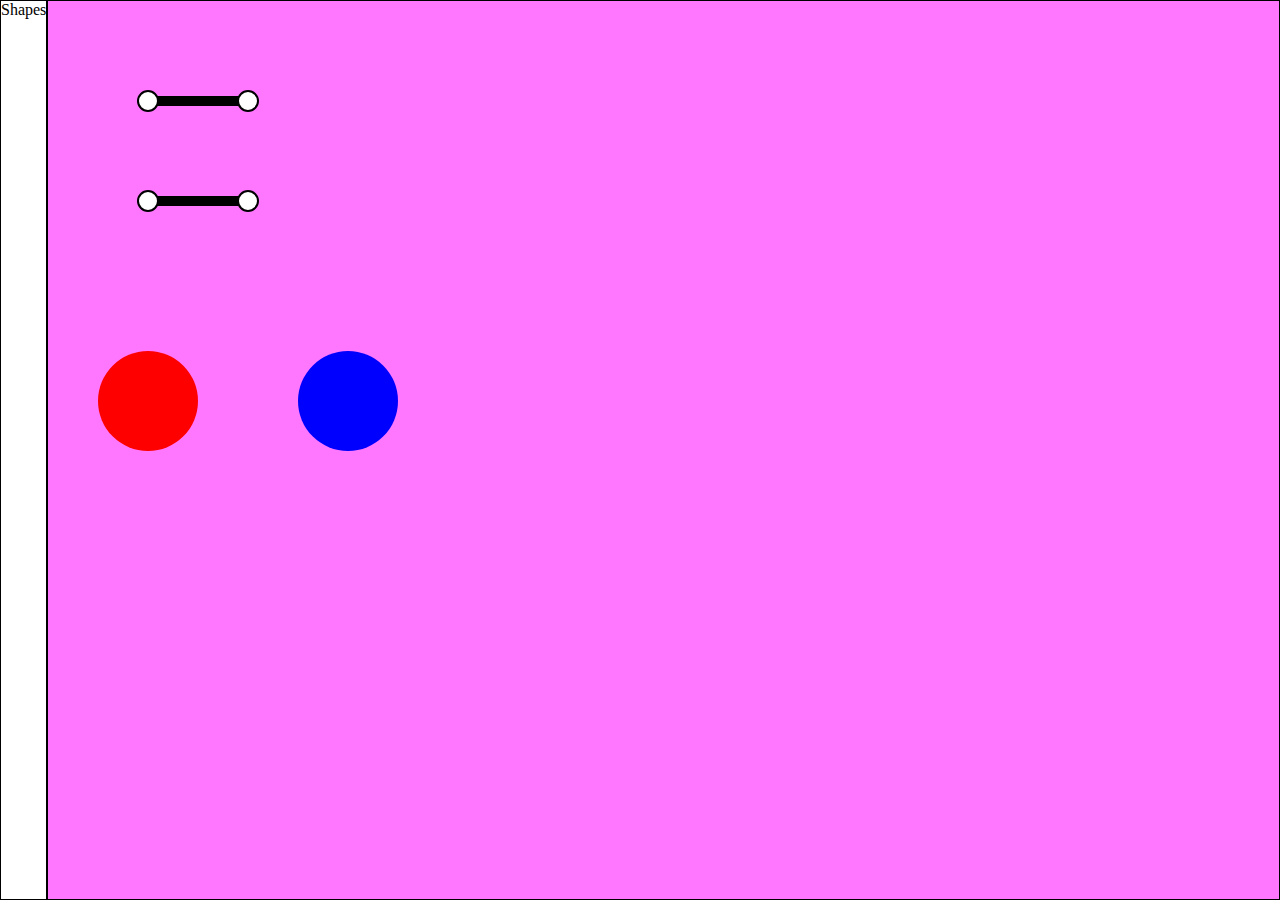
<file: src/bubbles/index.html>
<!DOCTYPE html>
<html lang="en">
<head>
    <meta charset="UTF-8">
    <meta http-equiv="X-UA-Compatible" content="IE=edge">
    <meta name="viewport" content="width=device-width, initial-scale=1.0">
    <title>Document</title>


    <style>

        html, body {
            margin: 0;
            padding: 0;
        }

        .circle {
            border-radius: 50%;
            position: absolute;
        }

        .circle.resizing {
            stroke: black;
            stroke-width: 5px;
            stroke-dasharray: 5, 2;
        }

        .line {
            position: absolute;
            border: 1px solid black;
        }

        .link {
            position: absolute;
            border: 1px solid black;
            transform-origin: 0 0;
        }



        #application {
            position: relative;
            width: 100vw;
            height: 100vh;

            display: flex;
            flex-direction: row;
        }

        #toolbar {

        }

        .svg-container {
            background-color: #f0f8;
        }

        #board {
            flex: 1;
        }

        .panel {
            border: 1px solid black;
        }

    </style>


</head>
<body>

    <div id="application">
        <div id="toolbar" class="panel">
            <header>Shapes</header>
        </div>
        <div id="board" class="panel">


        </div>
    </div>







    <script src="https://code.jquery.com/jquery-3.6.0.min.js"></script>
    <script src="assets/js/Circle.js"></script>
    <script src="assets/js/Line.js"></script>
    <script src="assets/js/Link.js"></script>
    <script src="assets/js/Handle.js"></script>
    <script src="assets/js/Board.js"></script>


    <script>


        const board = new Board('#board');

        const c1 = board.createCircle(100, 400, 50, 'red');
        const c2 = board.createCircle(300, 400, 50, 'blue');

        // c1.setText('hello world');


        const l1 = board.createLink(100, 100, 200, 100);
        const l2 = board.createLink(100, 200, 200, 200);

        // const c3 = board.createCircle(300, 300, 50, 'green');
        // const c4 = board.createCircle(400, 400, 50, 'yellow');
        // const l2 = board.createLink(c3, c4);

        // const l3 = board.createLink(c2, c3);





        board.draw();


        /*
        const circle0 = new Circle(100, 100, 50, 'red');
        circle0.draw('#board');

        const circle1 = new Circle(200, 200, 50, 'blue');
        circle1.draw('#board');

        const link1 = new Link(circle0, circle1);
        link1.draw('#board');
        */



    </script>
</body>
</html>
</file>
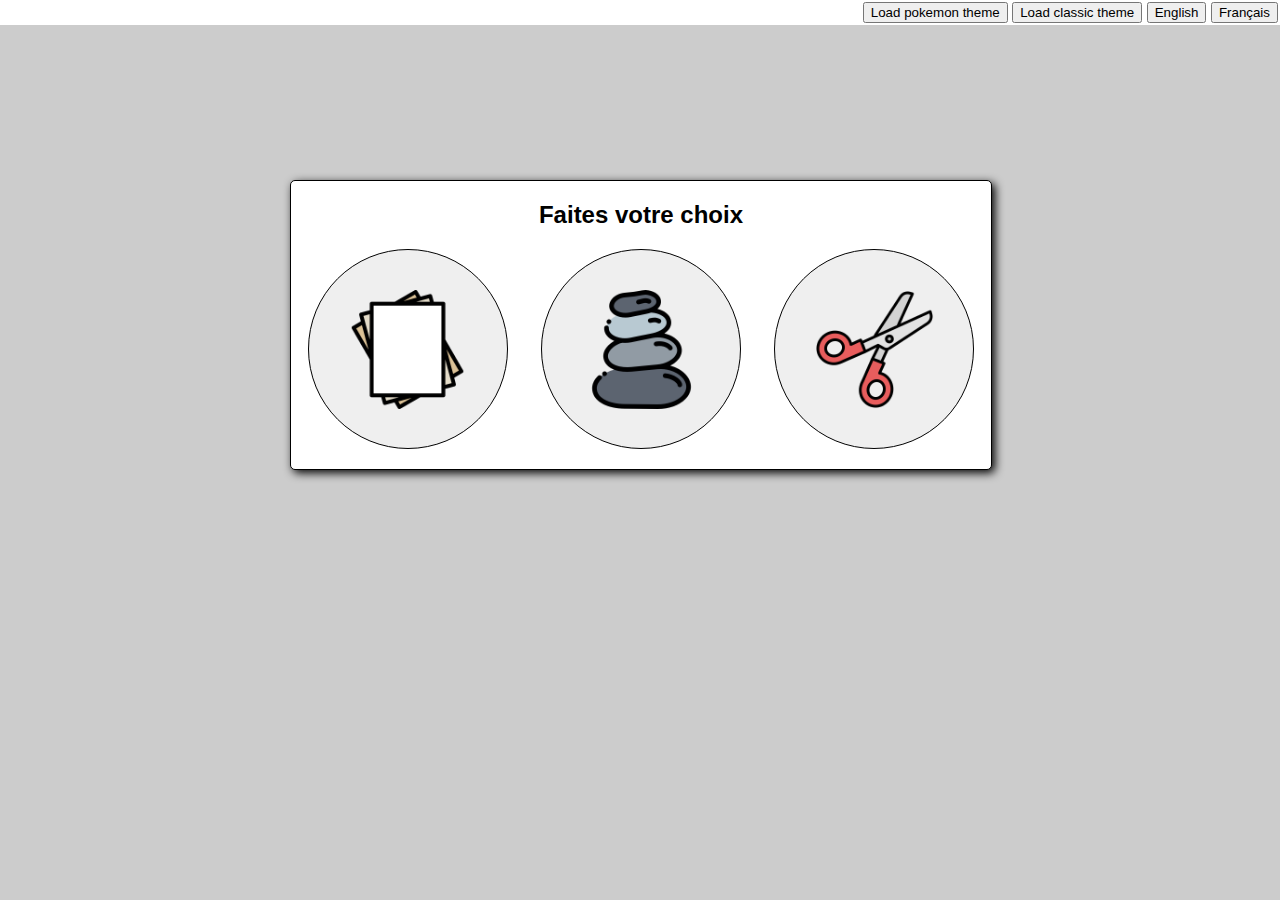
<file: src/chifoumi/index.html>
<!DOCTYPE html>
<html lang="en">
<head>
    <meta charset="UTF-8">
    <meta name="viewport" content="width=device-width, initial-scale=1.0">
    <title>Chifoumi</title>
    <link rel="stylesheet" href="./assets/css/style.css" />
    <link rel="stylesheet" href="./assets/css/match.css" />
    <link rel="stylesheet" href="./assets/css/matchResult.css" />
    <link rel="stylesheet" href="./assets/css/history.css" />

    <link id="theme" rel="stylesheet" href="./assets/themes/classic/style.css" />

    <!-- <link rel="stylesheet" href="./assets/css/pokemon.css" /> -->
</head>
<body>

    <div id="theme-selector">
        <button class="theme-selector" value="pokemon" id="theme-pokemon-trigger">Load pokemon theme</button>
        <button class="theme-selector" value="classic" id="theme-classic-trigger">Load classic theme</button>

        <button class="lang-selector" value="en" id="theme-dark-trigger">English</button>
        <button class="lang-selector" value="fr" id="theme-dark-trigger">Français</button>


    </div>

    <div class="game"></div>


    <script id="language" src="./assets/js/langs/fr.js"></script>

    <script src="./assets/js/Chifumi.js"></script>
    <script src="./assets/js/Match.js"></script>
    <script src="./assets/js/MatchRenderer.js"></script>
    <script src="./assets/js/MatchResultRenderer.js"></script>
    <script src="./assets/js/MatchRecord.js"></script>
    <script src="./assets/js/LocalStorage.js"></script>
    <script src="./assets/js/FileStorage.js"></script>
    <script src="./assets/js/MatchHistoryRenderer.js"></script>


    <script src="./assets/js/application.js"></script>
</body>
</html>
</file>
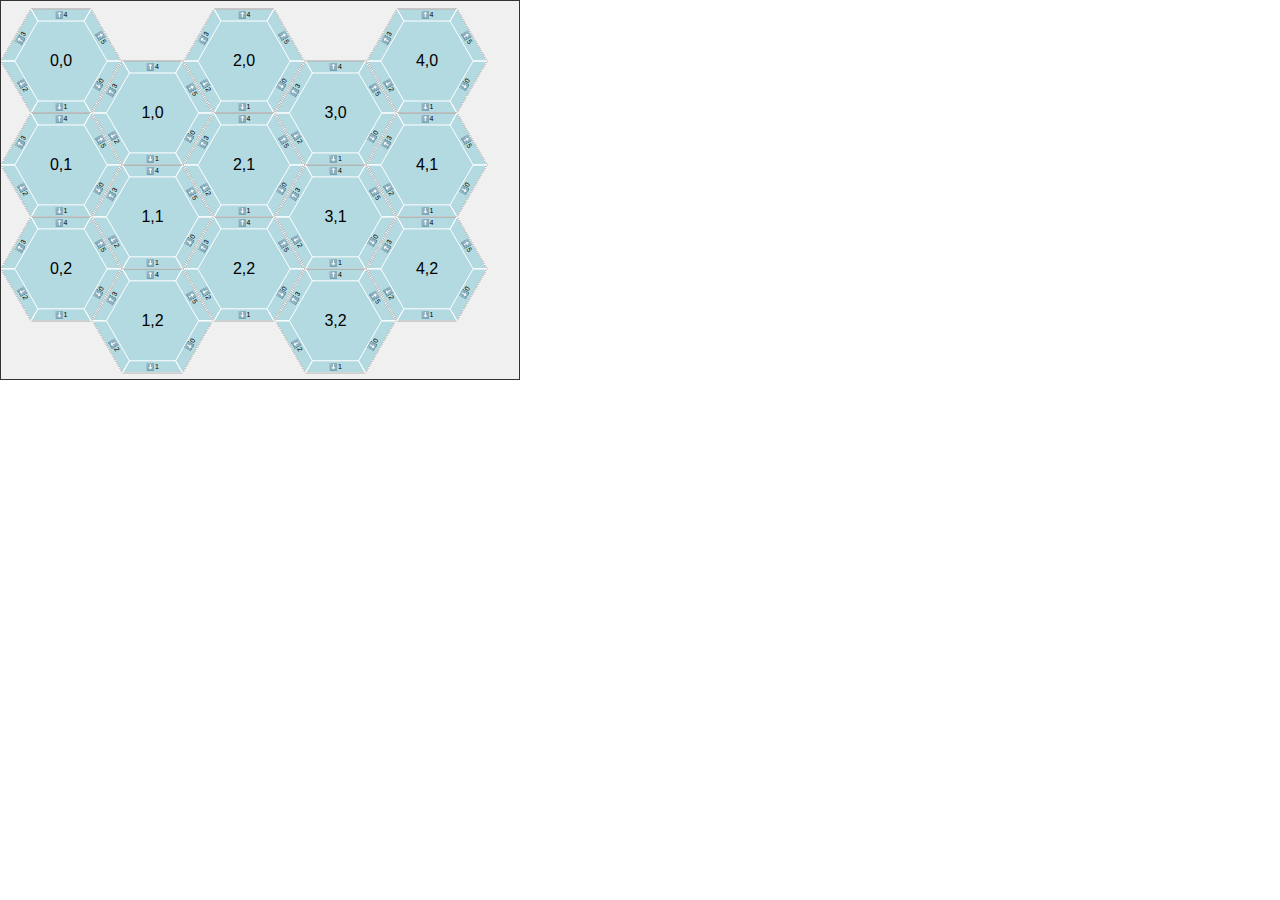
<file: src/hexagrid/index.html>
<!DOCTYPE html>
<html lang="en">
<head>
    <meta charset="UTF-8">
    <meta name="viewport" content="width=device-width, initial-scale=1.0">
    <link rel="stylesheet" href="styles.css">
    <title>Hexagonal Grid</title>
</head>
<body>

    <script src="./assets/js/Grid.js"></script>
    <script src="./assets/js/Hexagon.js"></script>
    <script src="./assets/js/HexagonPlain.js"></script>
    <script src="script.js"></script>
</body>
</html>
</file>
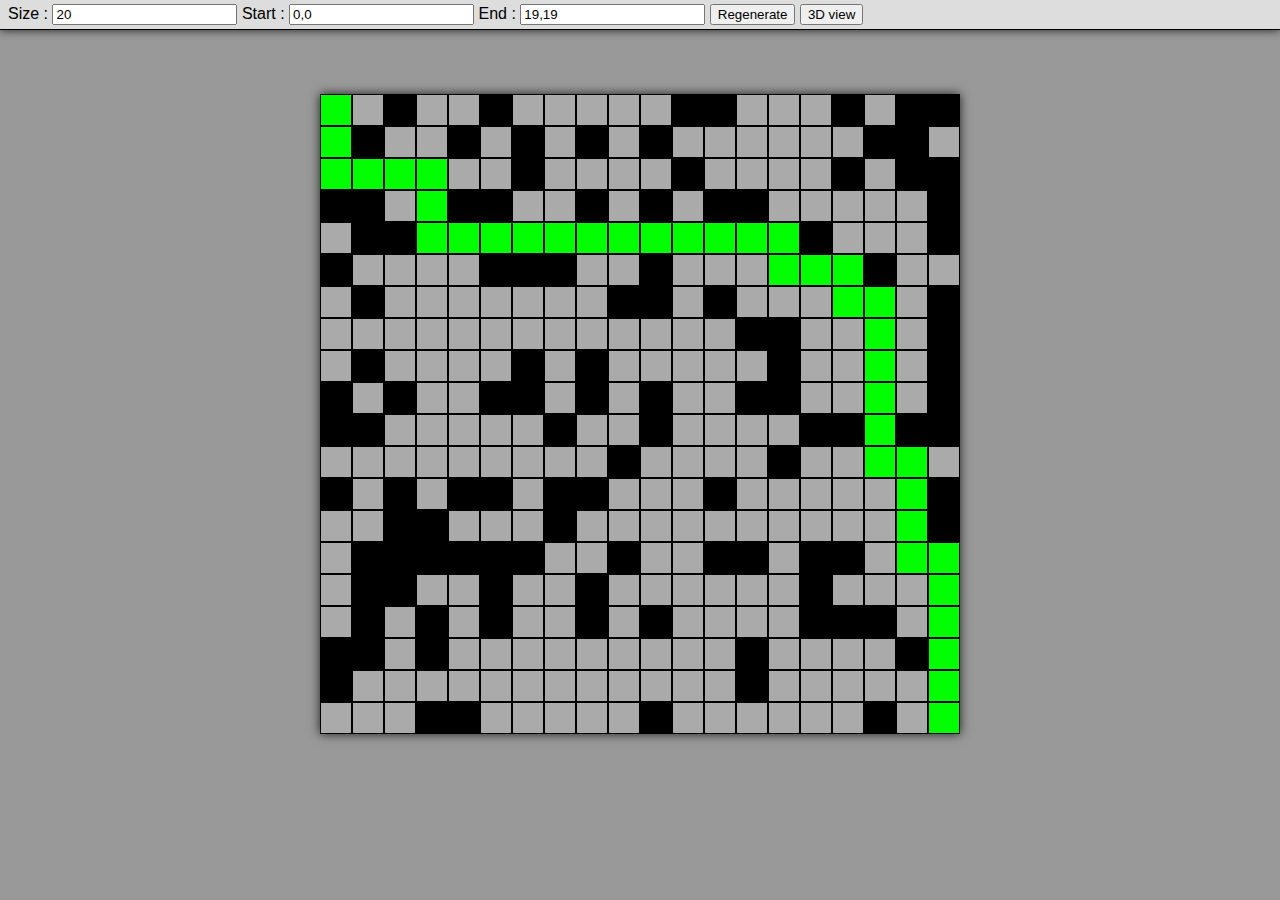
<file: src/pathfinding/index.html>
<!DOCTYPE html>
<html lang="en">
<head>
    <meta charset="UTF-8">
    <meta name="viewport" content="width=device-width, initial-scale=1.0">
    <title>Document</title>
    <link  type="text/css" rel="stylesheet" href="assets/css/style.css">
</head>
<body>


    <div id="toolbar">
        <label>Size : <input placeholder="20" id="size-input" value="20"></label>
        <label>Start : <input placeholder="row,col" id="start-input"></label>
        <label>End : <input placeholder="row,col" id="end-input"></label>
        <button id="trigger-regenerate">Regenerate</button>
        <button id="trigger-3d">3D view</button>
    </div>
    <div id="matrix"></div>


    <script src="assets/js/Matrix.js"></script>
    <script src="assets/js/Cell.js"></script>
    <script src="assets/js/PathStep.js"></script>
    <script src="assets/js/MatrixRenderer.js"></script>
    <script src="assets/js/Actor.js"></script>


    <script src="assets/js/bootstrap.js"></script>


</body>
</html>
</file>
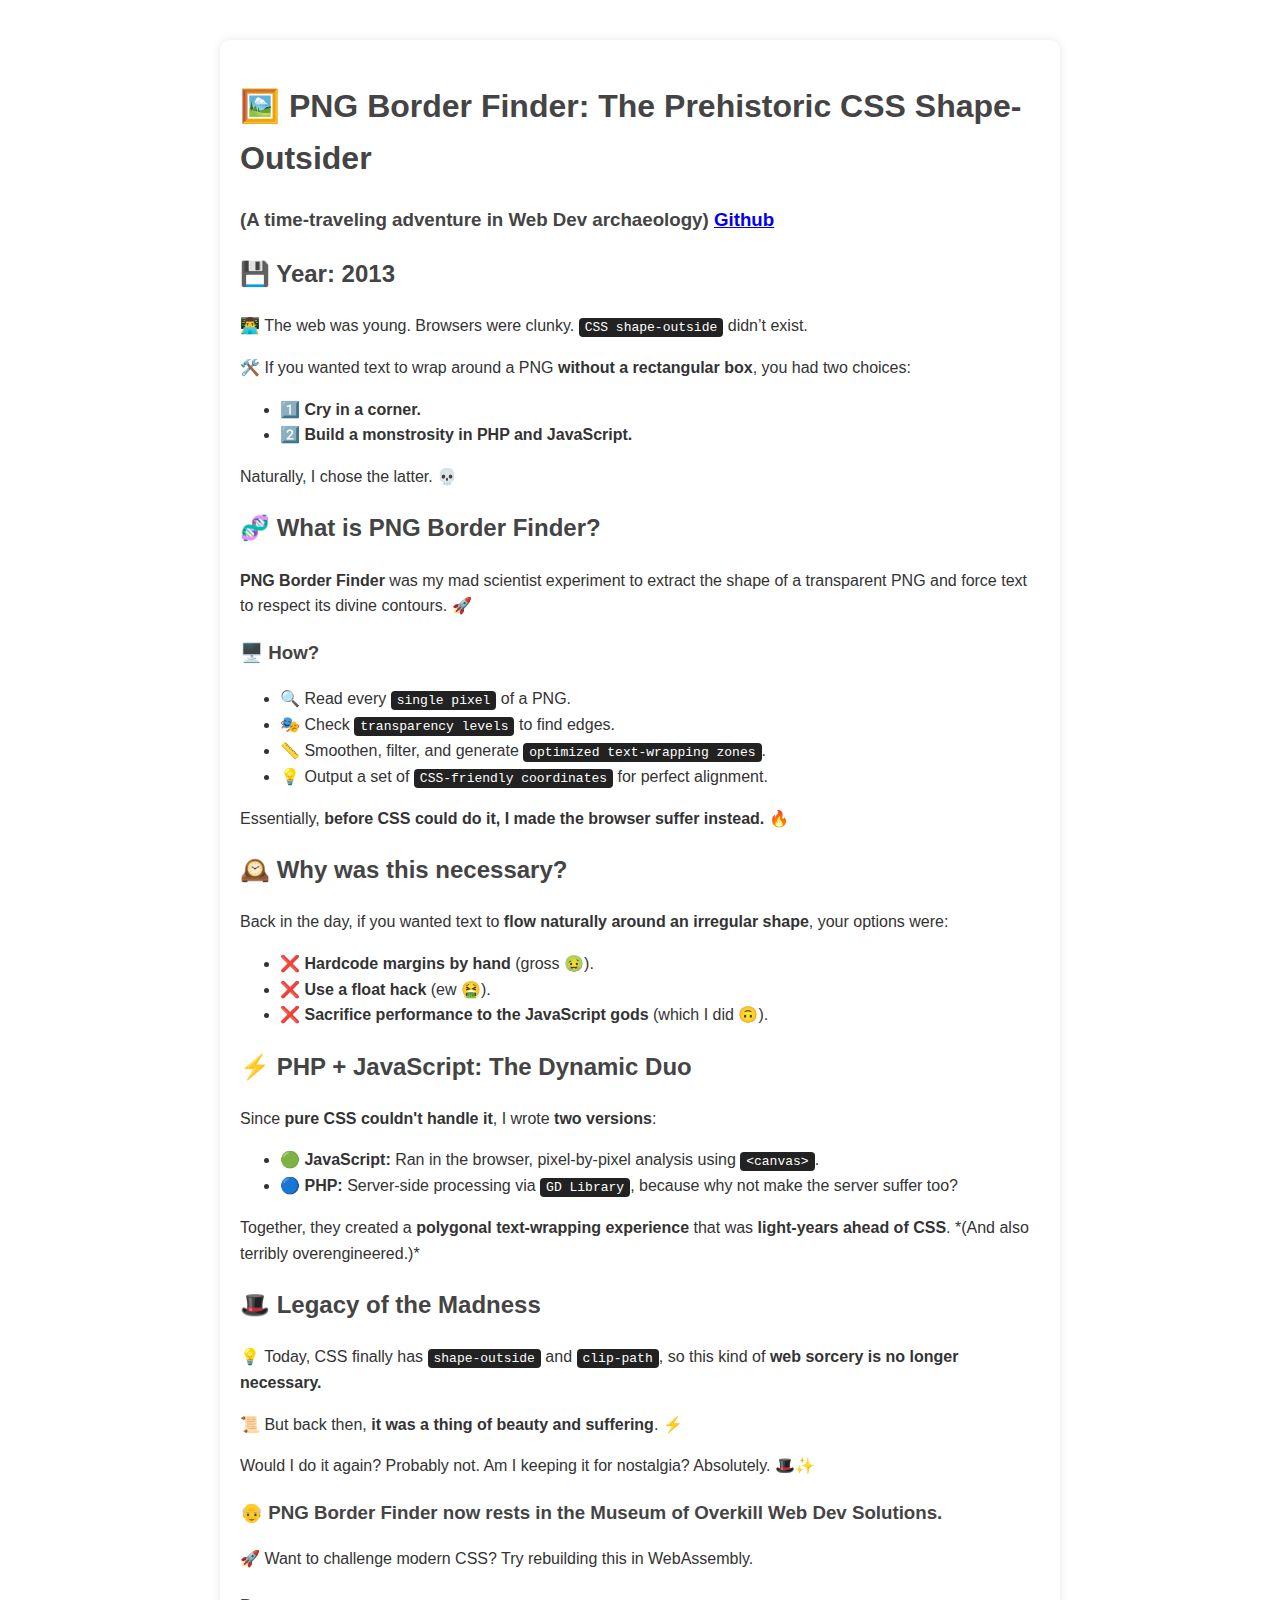
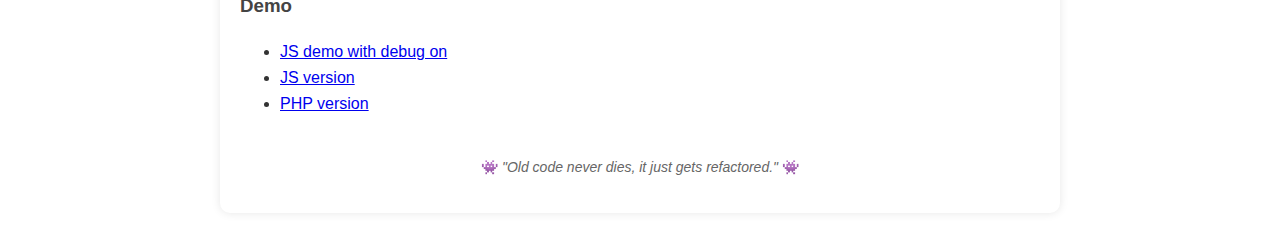
<file: src/textShape/index.html>
<!DOCTYPE html>
<html lang="en">
<head>
    <meta charset="UTF-8">
    <meta name="viewport" content="width=device-width, initial-scale=1.0">
    <link rel="icon" href="data:image/svg+xml,<svg xmlns='http://www.w3.org/2000/svg' viewBox='0 0 100 100'><text y='.9em' font-size='90'>🦖</text></svg>">
    <title>PNG Border Finder - The Web Dev Relic</title>

    <style>
        body {
            font-family: Arial, sans-serif;
            background-color: #f4f4f4;
            color: #333;
            max-width: 800px;
            margin: 40px auto;
            padding: 20px;
            line-height: 1.6;
            border-radius: 10px;
            background: white;
            box-shadow: 0 0 10px rgba(0, 0, 0, 0.1);
        }
        h1, h2, h3 {
            color: #444;
        }
        .highlight {
            background: #222;
            color: #fff;
            padding: 2px 6px;
            border-radius: 4px;
            font-family: monospace;
        }
        .code {
            background: #eee;
            padding: 10px;
            border-left: 5px solid #0078D7;
            font-family: monospace;
            overflow-x: auto;
        }
        .footer {
            margin-top: 40px;
            font-size: 14px;
            color: #666;
            text-align: center;
        }
    </style>
</head>
<body>

    <h1>🖼️ PNG Border Finder: The Prehistoric CSS Shape-Outsider</h1>
    <h3>(A time-traveling adventure in Web Dev archaeology) <a href="https://github.com/deljdlx/TextShape">Github</a></h3>

    <h2>💾 Year: 2013</h2>
    <p>👨‍💻 The web was young. Browsers were clunky. <span class="highlight">CSS shape-outside</span> didn’t exist.</p>
    <p>🛠️ If you wanted text to wrap around a PNG <strong>without a rectangular box</strong>, you had two choices:</p>
    <ul>
        <li>1️⃣ <strong>Cry in a corner.</strong></li>
        <li>2️⃣ <strong>Build a monstrosity in PHP and JavaScript.</strong></li>
    </ul>
    <p>Naturally, I chose the latter. 💀</p>

    <h2>🧬 What is PNG Border Finder?</h2>
    <p><strong>PNG Border Finder</strong> was my mad scientist experiment to extract the shape of a transparent PNG and force text to respect its divine contours. 🚀</p>

    <h3>🖥️ How?</h3>
    <ul>
        <li>🔍 Read every <span class="highlight">single pixel</span> of a PNG.</li>
        <li>🎭 Check <span class="highlight">transparency levels</span> to find edges.</li>
        <li>📏 Smoothen, filter, and generate <span class="highlight">optimized text-wrapping zones</span>.</li>
        <li>💡 Output a set of <span class="highlight">CSS-friendly coordinates</span> for perfect alignment.</li>
    </ul>
    <p>Essentially, <strong>before CSS could do it, I made the browser suffer instead.</strong> 🔥</p>

    <h2>🕰️ Why was this necessary?</h2>
    <p>Back in the day, if you wanted text to <strong>flow naturally around an irregular shape</strong>, your options were:</p>
    <ul>
        <li>❌ <strong>Hardcode margins by hand</strong> (gross 🤢).</li>
        <li>❌ <strong>Use a float hack</strong> (ew 🤮).</li>
        <li>❌ <strong>Sacrifice performance to the JavaScript gods</strong> (which I did 🙃).</li>
    </ul>

    <h2>⚡ PHP + JavaScript: The Dynamic Duo</h2>
    <p>Since <strong>pure CSS couldn't handle it</strong>, I wrote <strong>two versions</strong>:</p>
    <ul>
        <li>🟢 <strong>JavaScript:</strong> Ran in the browser, pixel-by-pixel analysis using <span class="highlight">&lt;canvas&gt;</span>.</li>
        <li>🔵 <strong>PHP:</strong> Server-side processing via <span class="highlight">GD Library</span>, because why not make the server suffer too?</li>
    </ul>
    <p>Together, they created a <strong>polygonal text-wrapping experience</strong> that was <strong>light-years ahead of CSS</strong>. *(And also terribly overengineered.)*</p>

    <h2>🎩 Legacy of the Madness</h2>
    <p>💡 Today, CSS finally has <span class="highlight">shape-outside</span> and <span class="highlight">clip-path</span>, so this kind of <strong>web sorcery is no longer necessary.</strong></p>
    <p>📜 But back then, <strong>it was a thing of beauty and suffering</strong>. ⚡</p>

    <p>Would I do it again? Probably not.  
    Am I keeping it for nostalgia? Absolutely. 🎩✨</p>

    <h3>👴 PNG Border Finder now rests in the Museum of Overkill Web Dev Solutions.</h3>
    <p>🚀 Want to challenge modern CSS? Try rebuilding this in WebAssembly.</p>

    <section>
        <h3>Demo</h3>
        <ul>
            <li><a href="https://playground.jlb.ninja/textShape/example/textshapejs-debug.html">JS demo with debug on</a></li>
            <li><a href="https://playground.jlb.ninja/textShape/example/textshapejs.html">JS version</a></li>
            <li><a href="https://playground.jlb.ninja/textShape/example/textshapephp.php">PHP version</a></li>
        </ul>

    </section>

    <div class="footer">
        <p>👾 <em>"Old code never dies, it just gets refactored."</em> 👾</p>
    </div>

</body>
</html>
</file>
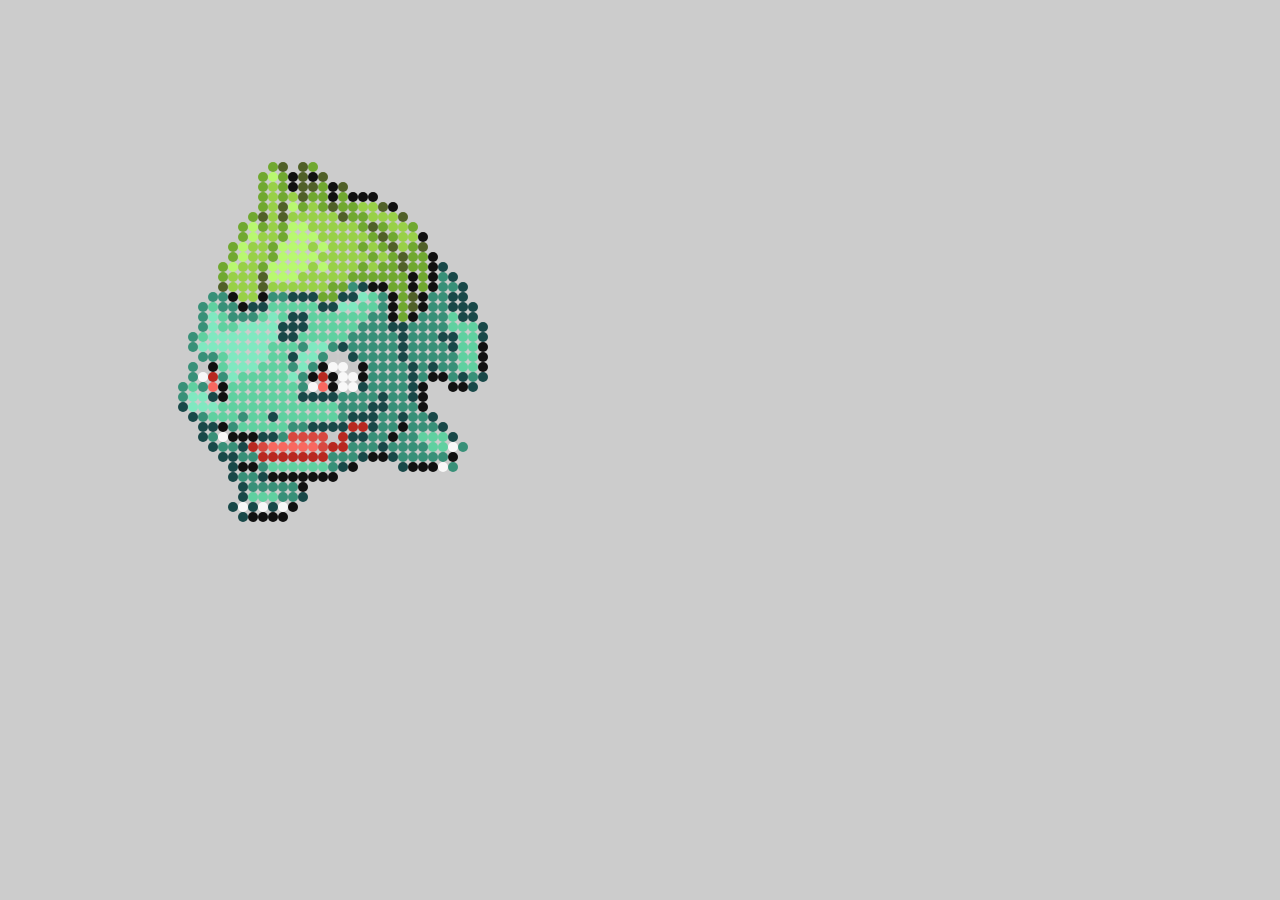
<file: src/image-to-html/demo/bulbi.html>
<!DOCTYPE html>
<html lang="en">
<head>
    <meta charset="UTF-8">
    <meta http-equiv="X-UA-Compatible" content="IE=edge">
    <meta name="viewport" content="width=device-width, initial-scale=1.0">
    <title>Demo</title>
    <link rel="stylesheet" href="style.css" />
</head>
<body>

    <div id="container"></div>





<script>
let sprites = [];
</script>

<script src="./MatrixRenderer.js"></script>


<link rel="stylesheet" href="../output/sprite-1.css"/>
<script src="../output/sprite-1.js"></script>

<script>
let matrix = new MatrixRenderer(sprites[1]);
matrix.render(document.querySelector('#container'));




</script>









</body>
</html>
</file>
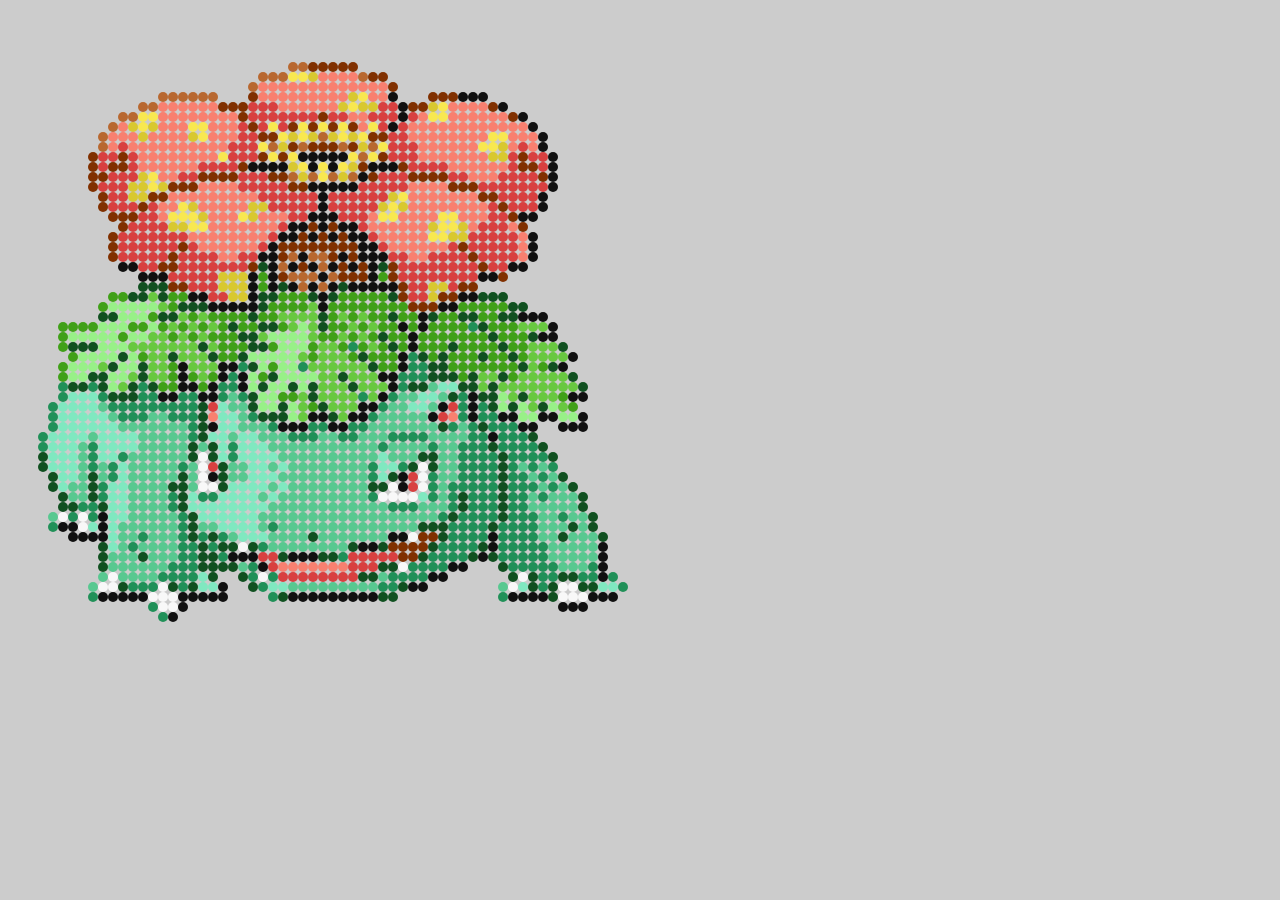
<file: src/image-to-html/demo/flori.html>
<!DOCTYPE html>
<html lang="en">
<head>
    <meta charset="UTF-8">
    <meta http-equiv="X-UA-Compatible" content="IE=edge">
    <meta name="viewport" content="width=device-width, initial-scale=1.0">
    <title>Demo</title>
    <link rel="stylesheet" href="style.css" />
</head>
<body>

    <div id="container"></div>
<script>
let sprites = [];
</script>

<script src="./MatrixRenderer.js"></script>
<link rel="stylesheet" href="../output/sprite-2.css"/>
<script src="../output/sprite-2.js"></script>

<script>
let matrix = new MatrixRenderer(sprites[2]);
matrix.render(document.querySelector('#container'));
</script>
</body>
</html>
</file>
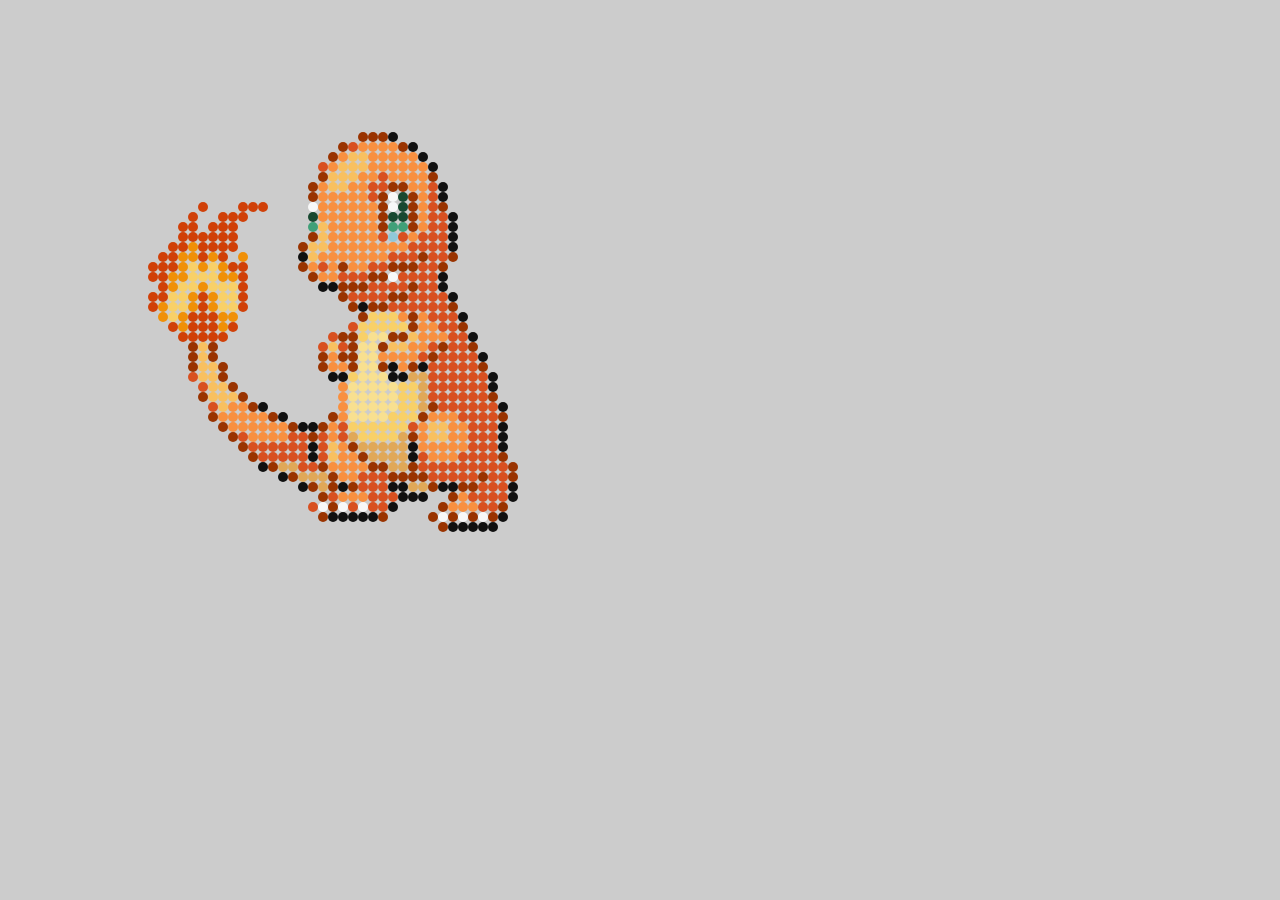
<file: src/image-to-html/demo/salameche.html>
<!DOCTYPE html>
<html lang="en">
<head>
    <meta charset="UTF-8">
    <meta http-equiv="X-UA-Compatible" content="IE=edge">
    <meta name="viewport" content="width=device-width, initial-scale=1.0">
    <title>Demo</title>
    <link rel="stylesheet" href="style.css" />
</head>
<body>

    <div id="container"></div>
<script>
let sprites = [];
</script>

<script src="./MatrixRenderer.js"></script>
<link rel="stylesheet" href="../output/sprite-3.css"/>
<script src="../output/sprite-3.js"></script>

<script>
let matrix = new MatrixRenderer(sprites[3]);
matrix.render(document.querySelector('#container'));
</script>
</body>
</html>
</file>
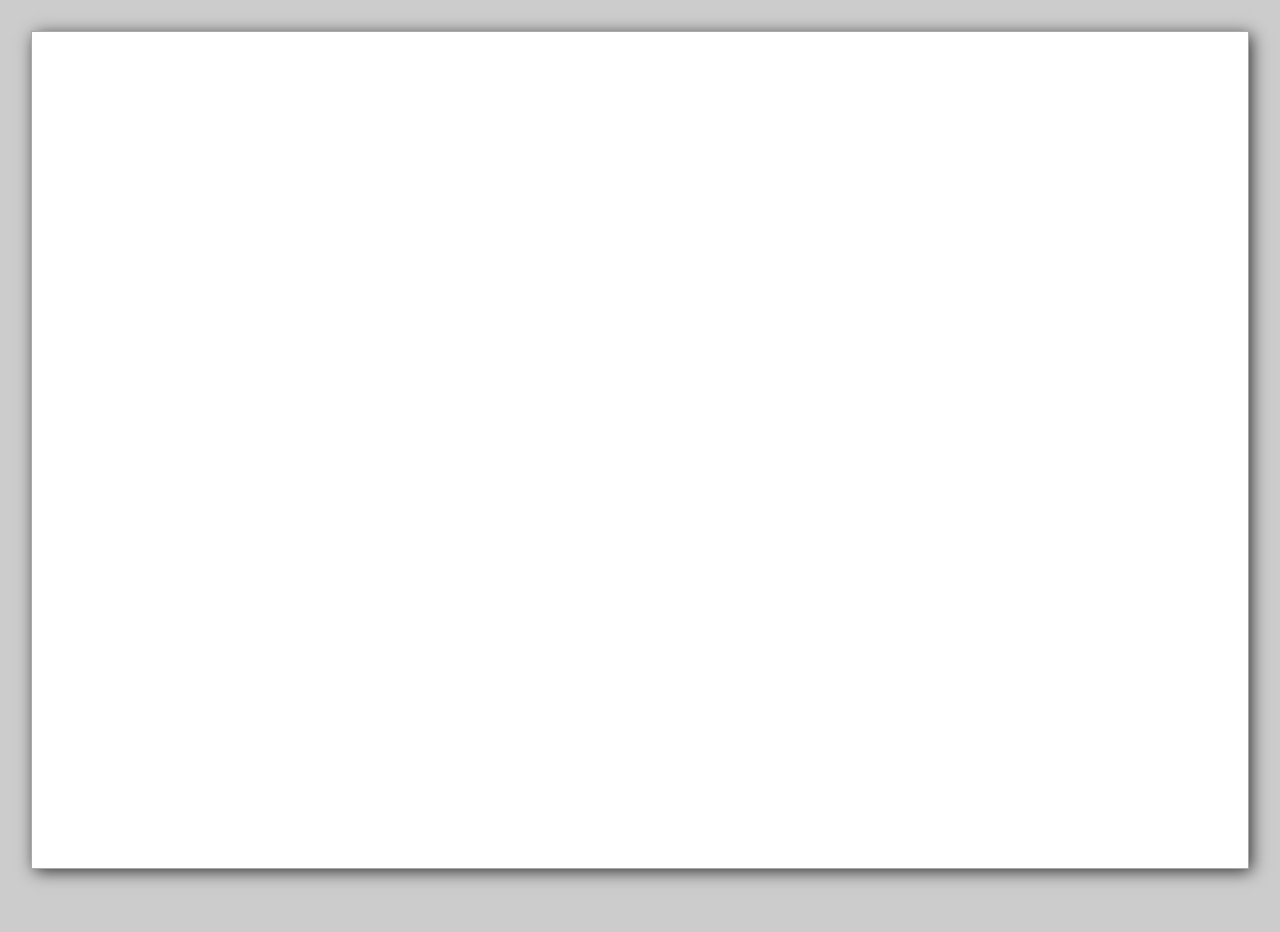
<file: src/slides/frontend/slide.html>
<!DOCTYPE html>
<html lang="en">
<head>
    <meta charset="UTF-8">
    <meta http-equiv="X-UA-Compatible" content="IE=edge">
    <meta name="viewport" content="width=device-width, initial-scale=1.0">
    <title>Document</title>
    <link rel="stylesheet" href="style.css"/>
</head>
<body>

    <div id="slide-container"></div>



    <script src="app.js"></script>
</body>
</html>
</file>
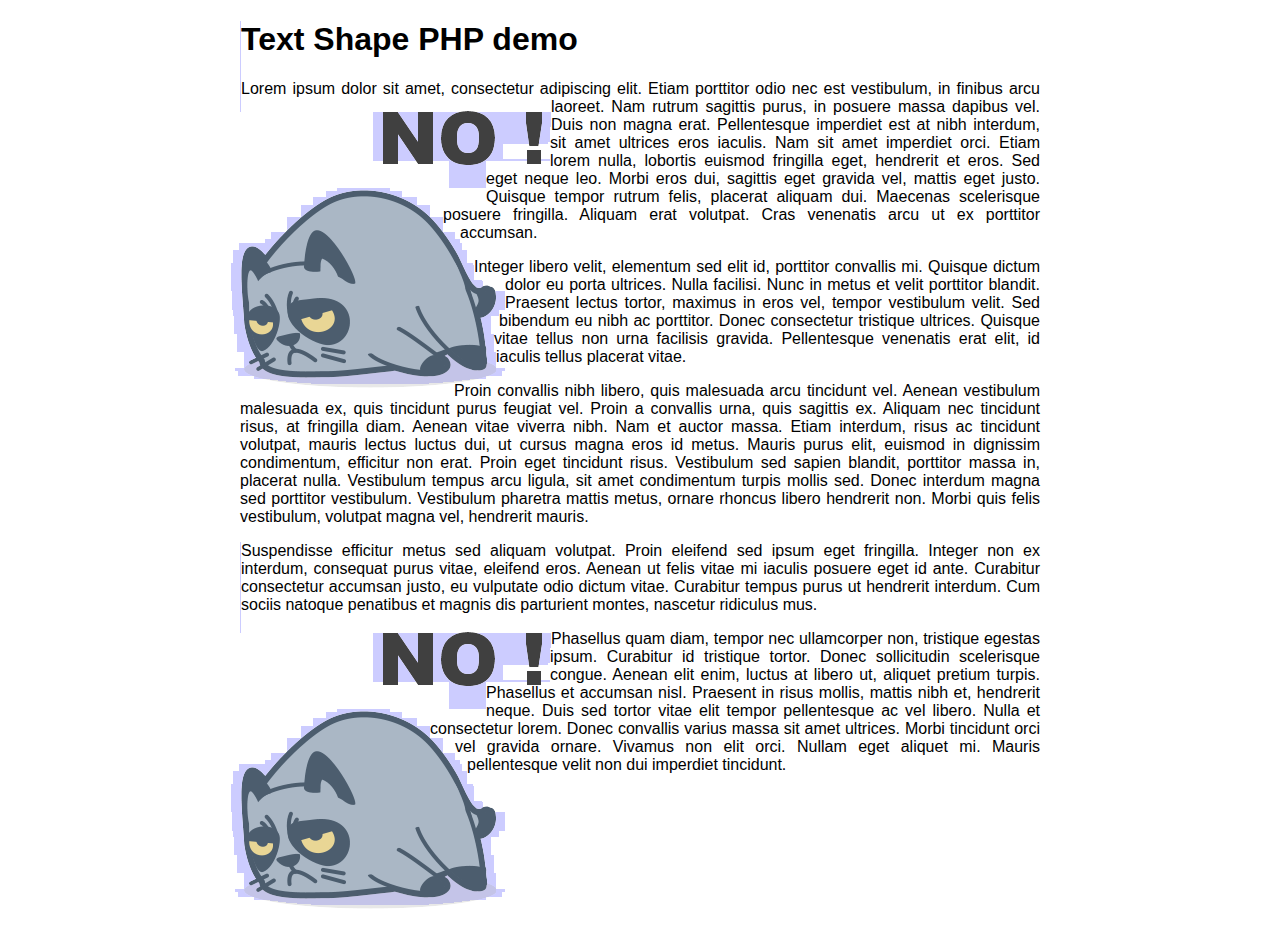
<file: src/textShape/example/textshapejs-debug.html>
<!doctype html>
<html>
<head>



<style>
.dot {position: absolute; width:5px; height:5px; background-color:#000;}
.start {background-color:#FAA; width:10px; height: 10px; z-index:5; opacity: 0.5}

div.line{
	transform-origin: 0 100%;
	height: 3px; /* Line width of 3 */
	background: #000; /* Black fill */
}




.shape {
	position: relative;
}
.textShape {
	background-color: rgba(0,0,255,0.2);
	clear: both; 
}


.container {
	margin: auto;
	max-width:800px;
	text-align: justify;
	font-family: arial;
}


</style>

<script src="../javascript/pngborderfinder.js"></script>
<script src="../javascript/textshape.js"></script>


</head>

<body>

<div class="container">
	<img src="cat-grumpy-icon.png" class="shape"/>
	<h1>Text Shape PHP demo</h1>
	<p>
		Lorem ipsum dolor sit amet, consectetur adipiscing elit. Etiam porttitor odio nec est vestibulum, in finibus arcu laoreet. Nam rutrum sagittis purus, in posuere massa dapibus vel. Duis non magna erat. Pellentesque imperdiet est at nibh interdum, sit amet ultrices eros iaculis. Nam sit amet imperdiet orci. Etiam lorem nulla, lobortis euismod fringilla eget, hendrerit et eros. Sed eget neque leo. Morbi eros dui, sagittis eget gravida vel, mattis eget justo. Quisque tempor rutrum felis, placerat aliquam dui. Maecenas scelerisque posuere fringilla. Aliquam erat volutpat. Cras venenatis arcu ut ex porttitor accumsan.
	</p><p>
	Integer libero velit, elementum sed elit id, porttitor convallis mi. Quisque dictum dolor eu porta ultrices. Nulla facilisi. Nunc in metus et velit porttitor blandit. Praesent lectus tortor, maximus in eros vel, tempor vestibulum velit. Sed bibendum eu nibh ac porttitor. Donec consectetur tristique ultrices. Quisque vitae tellus non urna facilisis gravida. Pellentesque venenatis erat elit, id iaculis tellus placerat vitae.
	</p><p>
	Proin convallis nibh libero, quis malesuada arcu tincidunt vel. Aenean vestibulum malesuada ex, quis tincidunt purus feugiat vel. Proin a convallis urna, quis sagittis ex. Aliquam nec tincidunt risus, at fringilla diam. Aenean vitae viverra nibh. Nam et auctor massa. Etiam interdum, risus ac tincidunt volutpat, mauris lectus luctus dui, ut cursus magna eros id metus. Mauris purus elit, euismod in dignissim condimentum, efficitur non erat. Proin eget tincidunt risus. Vestibulum sed sapien blandit, porttitor massa in, placerat nulla. Vestibulum tempus arcu ligula, sit amet condimentum turpis mollis sed. Donec interdum magna sed porttitor vestibulum. Vestibulum pharetra mattis metus, ornare rhoncus libero hendrerit non. Morbi quis felis vestibulum, volutpat magna vel, hendrerit mauris.
	</p>

	<img src="cat-grumpy-icon.png" class="shape"/>

	<p>
	Suspendisse efficitur metus sed aliquam volutpat. Proin eleifend sed ipsum eget fringilla. Integer non ex interdum, consequat purus vitae, eleifend eros. Aenean ut felis vitae mi iaculis posuere eget id ante. Curabitur consectetur accumsan justo, eu vulputate odio dictum vitae. Curabitur tempus purus ut hendrerit interdum. Cum sociis natoque penatibus et magnis dis parturient montes, nascetur ridiculus mus.
	</p><p>
	Phasellus quam diam, tempor nec ullamcorper non, tristique egestas ipsum. Curabitur id tristique tortor. Donec sollicitudin scelerisque congue. Aenean elit enim, luctus at libero ut, aliquet pretium turpis. Phasellus et accumsan nisl. Praesent in risus mollis, mattis nibh et, hendrerit neque. Duis sed tortor vitae elit tempor pellentesque ac vel libero. Nulla et consectetur lorem. Donec convallis varius massa sit amet ultrices. Morbi tincidunt orci vel gravida ornare. Vivamus non elit orci. Nullam eget aliquet mi. Mauris pellentesque velit non dui imperdiet tincidunt.
	</p>

</div>






</body>

<script>




document.addEventListener('DOMContentLoaded', function() {

	document.querySelectorAll('.shape').forEach(function(shape) {
		let textShape= new TextShape(shape);
		textShape.createDivShape('left');
	});
});





</script>

</html>
</file>
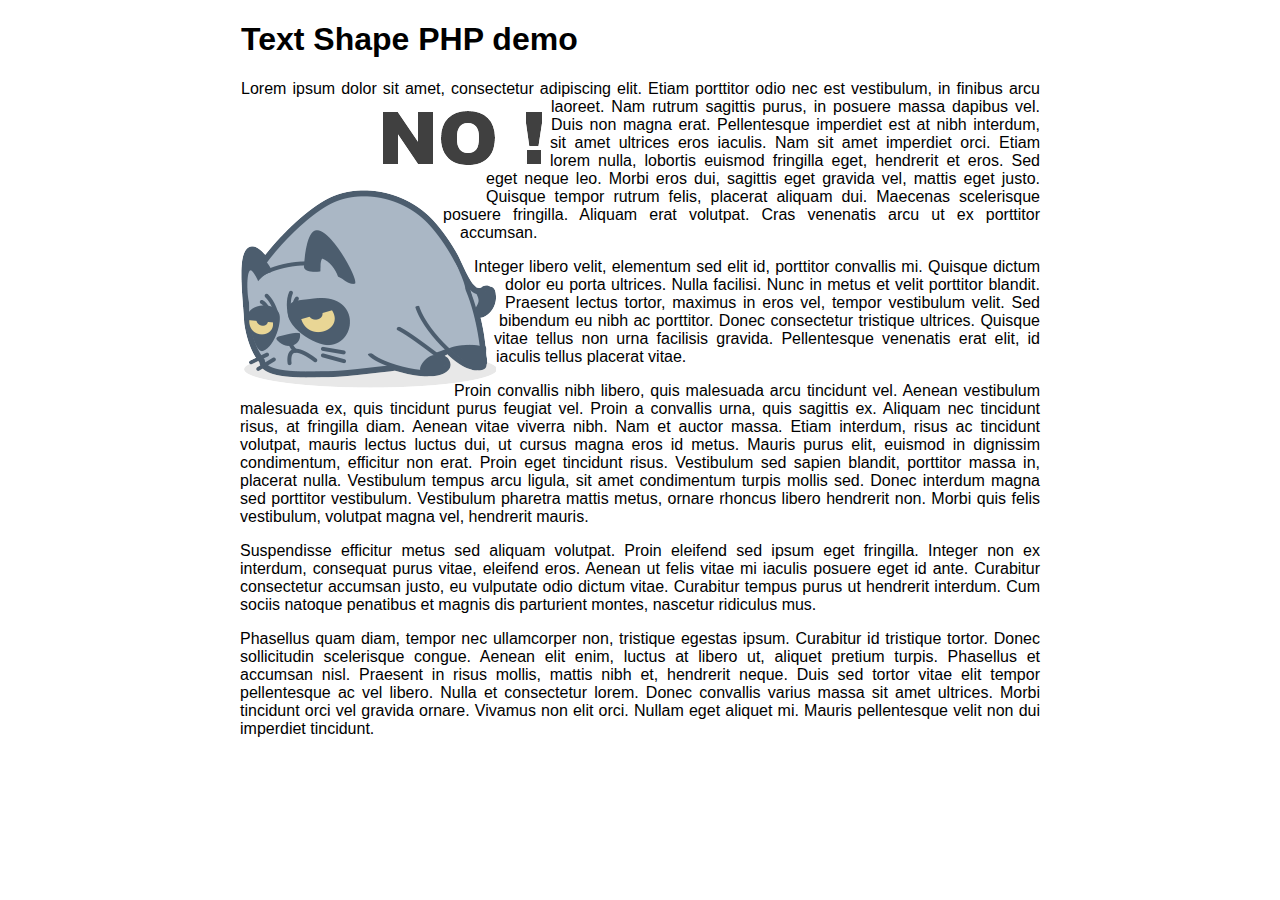
<file: src/textShape/example/textshapejs.html>
<!doctype html>
<html>
<head>



<style>
.dot {position: absolute; width:5px; height:5px; background-color:#000;}
.start {background-color:#FAA; width:10px; height: 10px; z-index:5; opacity: 0.5}

div.line{
	transform-origin: 0 100%;
	height: 3px; /* Line width of 3 */
	background: #000; /* Black fill */
}




.shape {
	position: relative;
}
.textShape {
	/*background-color: rgba(0,0,255,0.2);*/
	clear: both; 
}


.container {
	margin: auto;
	max-width:800px;
	text-align: justify;
	font-family: arial;
}


</style>





<script src="//code.jquery.com/jquery-2.1.1.min.js"></script>

<script src="../javascript/pngborderfinder.js"></script>
<script src="../javascript/textshape.js"></script>


</head>

<body>

<div class="container">

<img src="cat-grumpy-icon.png" id="image"/>
	<h1>Text Shape PHP demo</h1>
	<p>
		Lorem ipsum dolor sit amet, consectetur adipiscing elit. Etiam porttitor odio nec est vestibulum, in finibus arcu laoreet. Nam rutrum sagittis purus, in posuere massa dapibus vel. Duis non magna erat. Pellentesque imperdiet est at nibh interdum, sit amet ultrices eros iaculis. Nam sit amet imperdiet orci. Etiam lorem nulla, lobortis euismod fringilla eget, hendrerit et eros. Sed eget neque leo. Morbi eros dui, sagittis eget gravida vel, mattis eget justo. Quisque tempor rutrum felis, placerat aliquam dui. Maecenas scelerisque posuere fringilla. Aliquam erat volutpat. Cras venenatis arcu ut ex porttitor accumsan.
	</p><p>
	Integer libero velit, elementum sed elit id, porttitor convallis mi. Quisque dictum dolor eu porta ultrices. Nulla facilisi. Nunc in metus et velit porttitor blandit. Praesent lectus tortor, maximus in eros vel, tempor vestibulum velit. Sed bibendum eu nibh ac porttitor. Donec consectetur tristique ultrices. Quisque vitae tellus non urna facilisis gravida. Pellentesque venenatis erat elit, id iaculis tellus placerat vitae.
	</p><p>
	Proin convallis nibh libero, quis malesuada arcu tincidunt vel. Aenean vestibulum malesuada ex, quis tincidunt purus feugiat vel. Proin a convallis urna, quis sagittis ex. Aliquam nec tincidunt risus, at fringilla diam. Aenean vitae viverra nibh. Nam et auctor massa. Etiam interdum, risus ac tincidunt volutpat, mauris lectus luctus dui, ut cursus magna eros id metus. Mauris purus elit, euismod in dignissim condimentum, efficitur non erat. Proin eget tincidunt risus. Vestibulum sed sapien blandit, porttitor massa in, placerat nulla. Vestibulum tempus arcu ligula, sit amet condimentum turpis mollis sed. Donec interdum magna sed porttitor vestibulum. Vestibulum pharetra mattis metus, ornare rhoncus libero hendrerit non. Morbi quis felis vestibulum, volutpat magna vel, hendrerit mauris.
	</p><p>
	Suspendisse efficitur metus sed aliquam volutpat. Proin eleifend sed ipsum eget fringilla. Integer non ex interdum, consequat purus vitae, eleifend eros. Aenean ut felis vitae mi iaculis posuere eget id ante. Curabitur consectetur accumsan justo, eu vulputate odio dictum vitae. Curabitur tempus purus ut hendrerit interdum. Cum sociis natoque penatibus et magnis dis parturient montes, nascetur ridiculus mus.
	</p><p>
	Phasellus quam diam, tempor nec ullamcorper non, tristique egestas ipsum. Curabitur id tristique tortor. Donec sollicitudin scelerisque congue. Aenean elit enim, luctus at libero ut, aliquet pretium turpis. Phasellus et accumsan nisl. Praesent in risus mollis, mattis nibh et, hendrerit neque. Duis sed tortor vitae elit tempor pellentesque ac vel libero. Nulla et consectetur lorem. Donec convallis varius massa sit amet ultrices. Morbi tincidunt orci vel gravida ornare. Vivamus non elit orci. Nullam eget aliquet mi. Mauris pellentesque velit non dui imperdiet tincidunt.
	</p>

</div>


</body>

<script>




jQuery(function() {

	var textShape=new TextShape(document.getElementById('image'));
	textShape.createDivShape('left');
	//textShape.createDivShape('right');
	
	
	
});





</script>

</html>
</file>
<file: src/chifoumi/assets/css/style.css>
/* css variables */
:root {
  --content-win: "🎉";
  --content-loose: "💢";
  --content-equal: "⚔️";
}


body {
  background-color: #ccc;
  text-align: center;
  font-family: sans-serif;
  margin: 0;
}

#theme-selector {
  text-align: right;
  background-color: #fff;
  padding: 2px;
}

.chifoumi {
  position: absolute;
  width: 700px;
  margin: auto;
  transition: all 0.3s ease-in-out;
  left: 50%;
  top: 20%;
  margin-left: -350px;
}
</file>
<file: src/chifoumi/assets/css/match.css>
.match-container {
  position: absolute;
  width:100%;
  border: solid 1px #000;
  border-radius: 5px;
  background-color: #fff;
  transition: all 0.3s ease-in-out;
  box-shadow: 3px 3px 10px #000;
}

.match-container--hidden {
  transform: scale(0);
  opacity: 0;
}

.match__choice-container {
  display: flex;
  justify-content: space-around;
  align-items: center;
  margin: 20px 0;
  transition: all 0.3s ease-in-out;
}

.match__choice-container--disabled {
  transform: scale(0);
}

.match__choice {
  width: 200px;
  height: 200px;
  cursor: pointer;
  transition: all 0.3s ease-in-out;
}
.match__choice:hover {
  transform: scale(1.1) rotate(5deg);
  box-shadow: 3px 3px 10px #000;
}

.match__choice--selected {
  transform: scale(1.1) rotate(5deg);
  box-shadow: 3px 3px 10px #000;
}

.match__choice--disabled {
  transform: scale(0.8);
  filter: grayscale(100%) blur(2px);
}
</file>
<file: src/chifoumi/assets/css/matchResult.css>
.result-container {
  position: absolute;
  width: 100%;
  border: solid 1px #000;
  border-radius: 5px;
  background-color: #fff;
  transition: all 0.3s ease-in-out;
  transform: scale(0);
  opacity: 0;
  box-shadow: 3px 3px 10px #000;
}

.result-container--visible {
  transform: scale(1);
  opacity: 1;
}



.match-result-footer {
  margin: 2rem auto;
}

.match-result-footer button {
  font-size: 1.5rem;
  padding: 0.5rem 1rem;
  border-radius: 5px;
  margin: 0 1rem;
  cursor: pointer;
  transition: all 0.3s ease-in-out;
}

.match-result-footer button:hover {
  background-color: #cfc;
  box-shadow: 3px 3px 10px #000;
}

.match__result__choice-container {
  display: flex;
  justify-content: space-around;
  align-items: center;
  margin: 20px 0;
}

.match__result__text {
  font-size: 3rem;
  font-weight: bold;
  margin:1rem auto 3rem;
}


.match__result---1 .match__result__text::before {
  content: var(--content-loose);
}

.match__result--0 .match__result__text::before {
  content: var(--content-equal);
}

.match__result--1 .match__result__text::before {
  content: var(--content-win);
}


.match__result__choice {
  width: 150px;
  height: 150px;
  box-shadow: 3px 3px 10px #000;
}

.match__result__choice::before {
  background-color: #fff;
  display: block;
  margin-top: -2rem;
}

.match__result__choice-text {
  margin-top: -2rem;
}
</file>
<file: src/chifoumi/assets/css/history.css>
.history-container {
  position: absolute;
  background-color: #fffa;
  backdrop-filter: blur(5px);
  border: solid 1px #000;
  border-radius: 5px;
  width: 400px;
  top: 1rem;
  left: 50%;
  margin-left: -200px;
  padding: 1rem;
  box-shadow: 3px 3px 10px #000;
  box-sizing: border-box;
  transition: all 0.3s ease-in-out;
  opacity: 0;
  transform: scale(0);
}

.match-history-container--visible {
  opacity: 1;
  transform: scale(1);
}

.match-history-container__content {
  position: relative;
  height: 300px;
  overflow: auto;
}

.match-history {
  border-collapse: collapse;
}

.match-history__row {
  border-bottom: solid 1px #000;
}

.match-history__row:last-child {
  border-bottom: none;
}

.match-history td {
  padding: 0.5rem;
  text-align: center;
}


.match-history__choice {
  display: inline-block;
  width: 50px;
  height: 50px;
  background-size: 50%;
  background-repeat: no-repeat;
  background-position: center;
  cursor: pointer;
  border-radius: 50%;
  border: #000 solid 1px;
}


.match-history-container__close {
  position: absolute;
  z-index: 10;
  top: 2px;
  right: 2px;
  cursor: pointer;
  padding: 0.5rem;
}

.match-history-container__delete-history {
  cursor: pointer;
  padding: 0.5rem;
}


.match-history__result {
  width: 100px;
}

.match-history__result---1::before {
  content: var(--content-loose);
}


.match-history__result--0::before {
  content: var(--content-equal);
}

.match-history__result--1::before {
  content: var(--content-win);
}
</file>
<file: src/chifoumi/assets/themes/classic/style.css>
.choice {
  background-size: 60%;
  background-repeat: no-repeat;
  background-position: center;
  border-radius: 50%;
  border: #000 solid 1px;
}


.choice--0 {
  background-image: url(./des-pierres.png);
}

.choice--1 {
  background-image: url(./feuille-de-papier.png);
}

.choice--2 {
  background-image: url(./ciseaux.png);
}
</file>
<file: src/hexagrid/styles.css>
body {
  margin: 0;
  font-family: sans-serif;
  /* display: flex; */
  /* justify-content: center; */
  /* align-items: center; */
  /* height: 100vh; */
  /* background-color: #f0f0f0; */
}

.hex-grid-container {
  /* overflow: hidden; */
  background-color: #f0f0f0;
  border: solid 1px #333;
}

.hex-group {
  /* stroke: #f0f; */
  /* stroke-width: 2; */
}

.hex {
  /* stroke-width: 2; */
  stroke: #333;
  fill: #7fc7d388;
  transition: all 0.3s ease;
}

.hex-group:hover .hex {
  fill: #f0f;
  filter: drop-shadow( 3px 3px 3px rgba(0, 0, 0, .7));

}

.hex-content {
  /* border: solid 1px #333; */
  /* background-color: #f0f8; */
  /* background: url("assets/img/cell-000.png"); */
  background-size: cover;
  border-radius: 50%;
  text-align: center;
  /* vertical centering */
  display: flex;
  justify-content: center;
  align-items: center;
}


.hex-trapeze {
  stroke: #fff;
  fill: transparent;
}

.side-content {
  font-size: 7px;
}
</file>
<file: src/pathfinding/assets/css/style.css>
body {
  margin: 0;
  padding: 0;
  font-family: sans-serif;
  background-color: #999;
}

#matrix {
  position: relative;
  perspective: 2000px;
  /* perspective-origin: 50% 50%; */
  margin-top: 4rem;
}

.matrix-container {
  transform: rotateX(0deg) rotateZ(0deg);
  position: relative;
  transform-style: preserve-3d;
  transition: transform 1s;
  box-shadow: 0 0 10px rgba(0, 0, 0, 0.8);
  position: absolute;
  left: 50%;
  transform: translateX(-50%);
}

.matrix-container.rotated {
  transform:
    rotateX(60deg)
    rotateZ(45deg)
    scale(0.8)
    translateX(-100%)
    translateY(25%);
  ;
}


.cell {
  box-sizing: border-box;
  position: absolute;
  border: solid 1px #000;
  background-color: #aaa;
  display: block;
  text-align: center;
}

.cell.wall {
  background-color: #000;
}

.cell.visited {
  background-color: #ff08;
}


#toolbar {
  background-color: #ddd;
  border-bottom: solid 1px #000;
  padding: 4px 8px;
  box-shadow: 0 0 10px rgba(0, 0, 0, 0.8);
}

#trigger-3d.active {
  background-color: #0f0;
}
</file>
<file: src/image-to-html/demo/style.css>
:root {
  --pixel-size: 10px;
}

body {
  background-color: #ccc;
}

.row {
  height: var(--pixel-size);
}
.pixel {
  height: var(--pixel-size);
  width: var(--pixel-size);
  display: inline-block;
  border-radius: 50%;
  animation:
    borderAnimation 2s infinite alternate ease-in-out,
    /* vibrate 0.5s infinite linear, */
    hueAnimation 5s infinite linear,
    scale 3s infinite alternate linear
  ;
}

.pixel:hover {
  background-color: #f0f;
}


@keyframes hueAnimation {
  0% { filter: hue-rotate(0deg); }
  100% { filter: hue-rotate(360deg); }
}

@keyframes scale {
  0% { transform: scale(0.1); }
  100% { transform: scale(2); }
}

@keyframes vibrate {
  0% { transform: translate(0, 0); }
  25% { transform: translate(-2px, 2px); }
  50% { transform: translate(2px, -2px); }
  75% { transform: translate(-2px, -2px); }
  100% { transform: translate(2px, 2px); }
}
@keyframes borderAnimation {
  0% {
      border-radius: 0;
  }
  100% {
      border-radius: 50%;
  }
}
</file>
<file: src/image-to-html/output/sprite-1.css>
.pixel-0{background-color : rgba(248,191, 36,0);}
.pixel-1{background-color : rgba(112,168, 48,1);}
.pixel-2{background-color : rgba(80,96, 40,1);}
.pixel-3{background-color : rgba(184,248, 112,1);}
.pixel-4{background-color : rgba(16,16, 16,1);}
.pixel-5{background-color : rgba(152,208, 72,1);}
.pixel-6{background-color : rgba(24,72, 72,1);}
.pixel-7{background-color : rgba(56,144, 120,1);}
.pixel-8{background-color : rgba(128,232, 192,1);}
.pixel-9{background-color : rgba(96,208, 160,1);}
.pixel-a{background-color : rgba(200,200, 200,1);}
.pixel-b{background-color : rgba(248,248, 248,1);}
.pixel-c{background-color : rgba(184,40, 32,1);}
.pixel-d{background-color : rgba(248,104, 96,1);}
.pixel-e{background-color : rgba(216,72, 64,1);}
</file>
<file: src/image-to-html/output/sprite-2.css>
.pixel-0{background-color : rgba(255,255, 255,0);}
.pixel-1{background-color : rgba(184,104, 48,1);}
.pixel-2{background-color : rgba(128,48, 0,1);}
.pixel-3{background-color : rgba(248,232, 80,1);}
.pixel-4{background-color : rgba(216,200, 48,1);}
.pixel-5{background-color : rgba(248,128, 112,1);}
.pixel-6{background-color : rgba(16,16, 16,1);}
.pixel-7{background-color : rgba(216,64, 64,1);}
.pixel-8{background-color : rgba(16,80, 32,1);}
.pixel-9{background-color : rgba(64,160, 24,1);}
.pixel-a{background-color : rgba(104,200, 64,1);}
.pixel-b{background-color : rgba(152,240, 136,1);}
.pixel-c{background-color : rgba(32,144, 88,1);}
.pixel-d{background-color : rgba(88,200, 144,1);}
.pixel-e{background-color : rgba(128,232, 192,1);}
.pixel-f{background-color : rgba(248,248, 248,1);}
</file>
<file: src/image-to-html/output/sprite-3.css>
.pixel-0{background-color : rgba(255,255, 255,0);}
.pixel-1{background-color : rgba(153,51, 0,1);}
.pixel-2{background-color : rgba(16,16, 16,1);}
.pixel-3{background-color : rgba(216,80, 32,1);}
.pixel-4{background-color : rgba(248,144, 64,1);}
.pixel-5{background-color : rgba(248,192, 96,1);}
.pixel-6{background-color : rgba(248,248, 248,1);}
.pixel-7{background-color : rgba(24,72, 48,1);}
.pixel-8{background-color : rgba(208,64, 8,1);}
.pixel-9{background-color : rgba(64,160, 120,1);}
.pixel-a{background-color : rgba(144,200, 216,1);}
.pixel-b{background-color : rgba(240,144, 8,1);}
.pixel-c{background-color : rgba(248,208, 104,1);}
.pixel-d{background-color : rgba(248,224, 144,1);}
.pixel-e{background-color : rgba(224,168, 88,1);}
</file>
<file: src/slides/frontend/style.css>
html, body {
  margin: 0;
  height: 100%;
  width: 100%;
}

body {
  font-family: sans-serif;
  background-color: #ccc;
}

#slide-container {
  box-sizing: border-box;
  box-shadow: 3px 3px 1rem rgba(0,0,0,0.8);
  outline: solid 1px #aaa;
  background-color: #fff;
  height: calc(100vh - 4rem);
  padding: 1rem;
  margin: 2rem;
}

#slide-container h1 {
  border-bottom: solid 1px #ccc;
}
</file>
